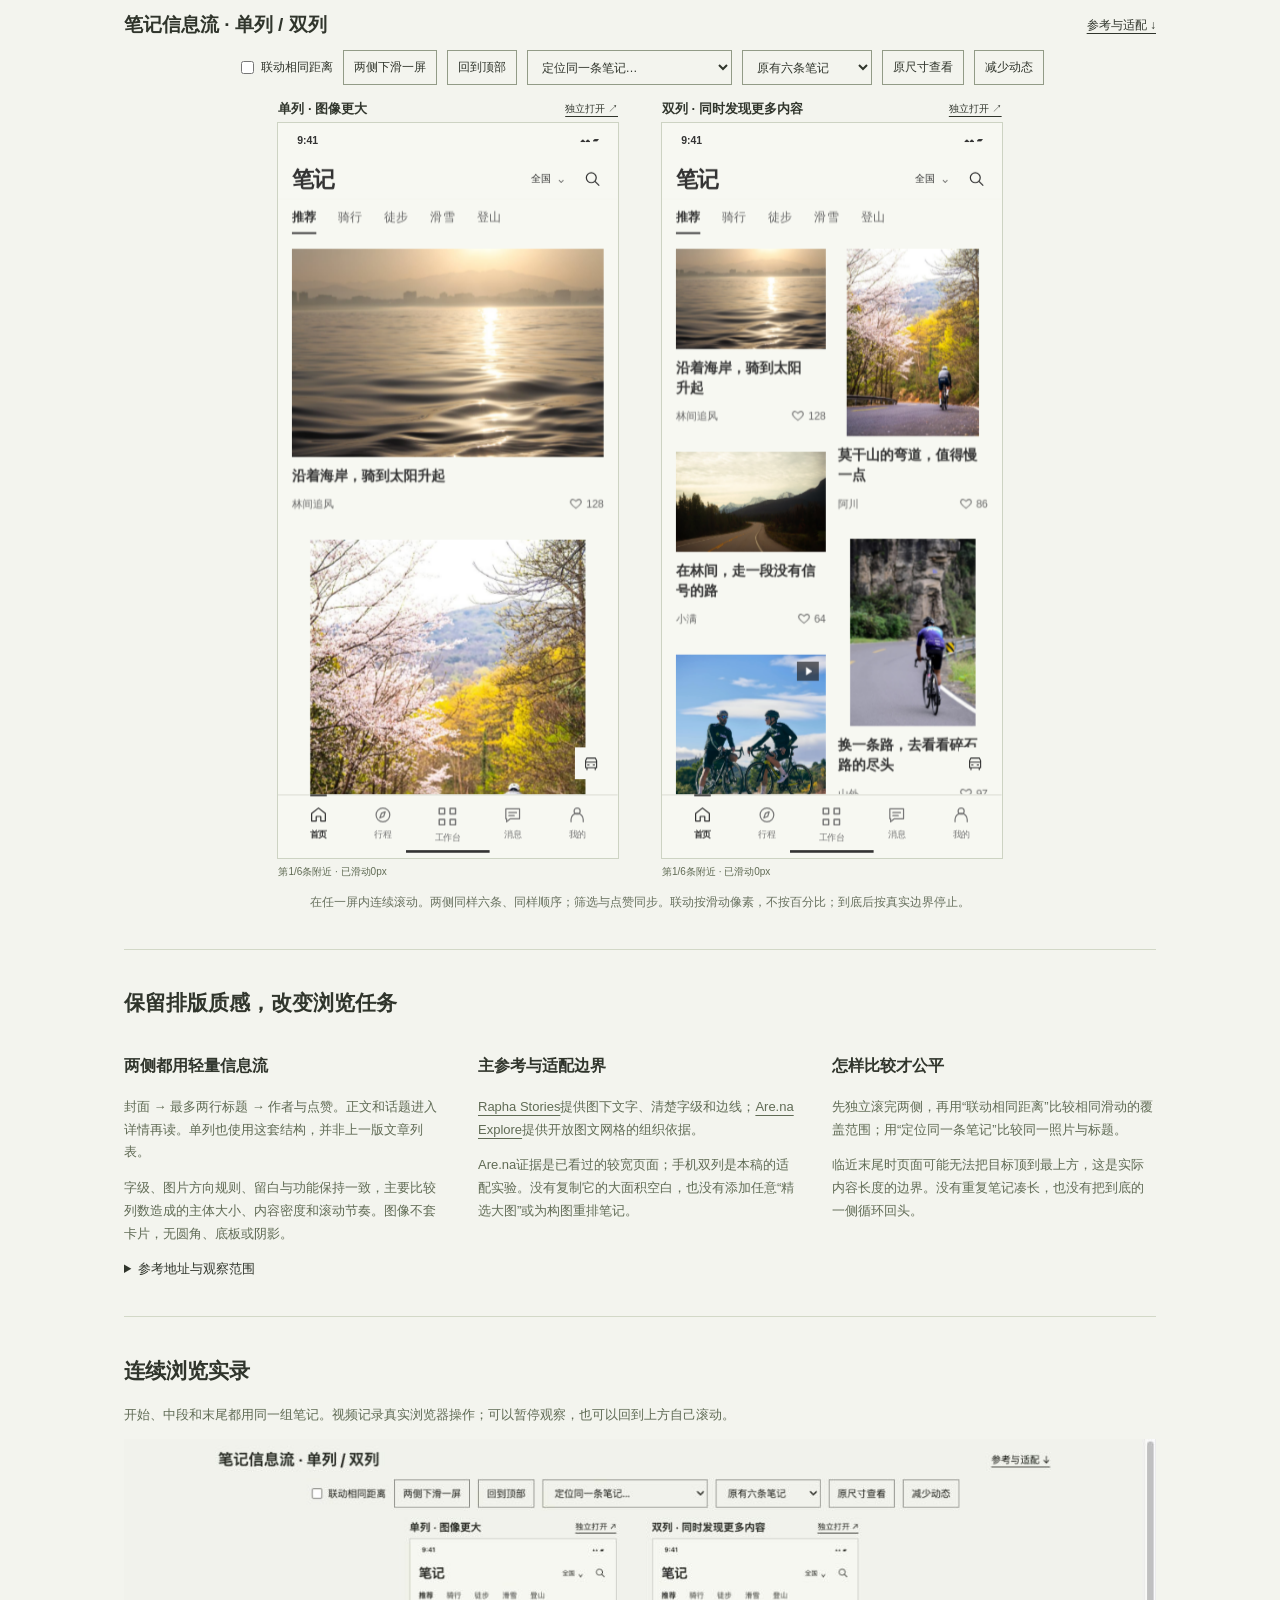
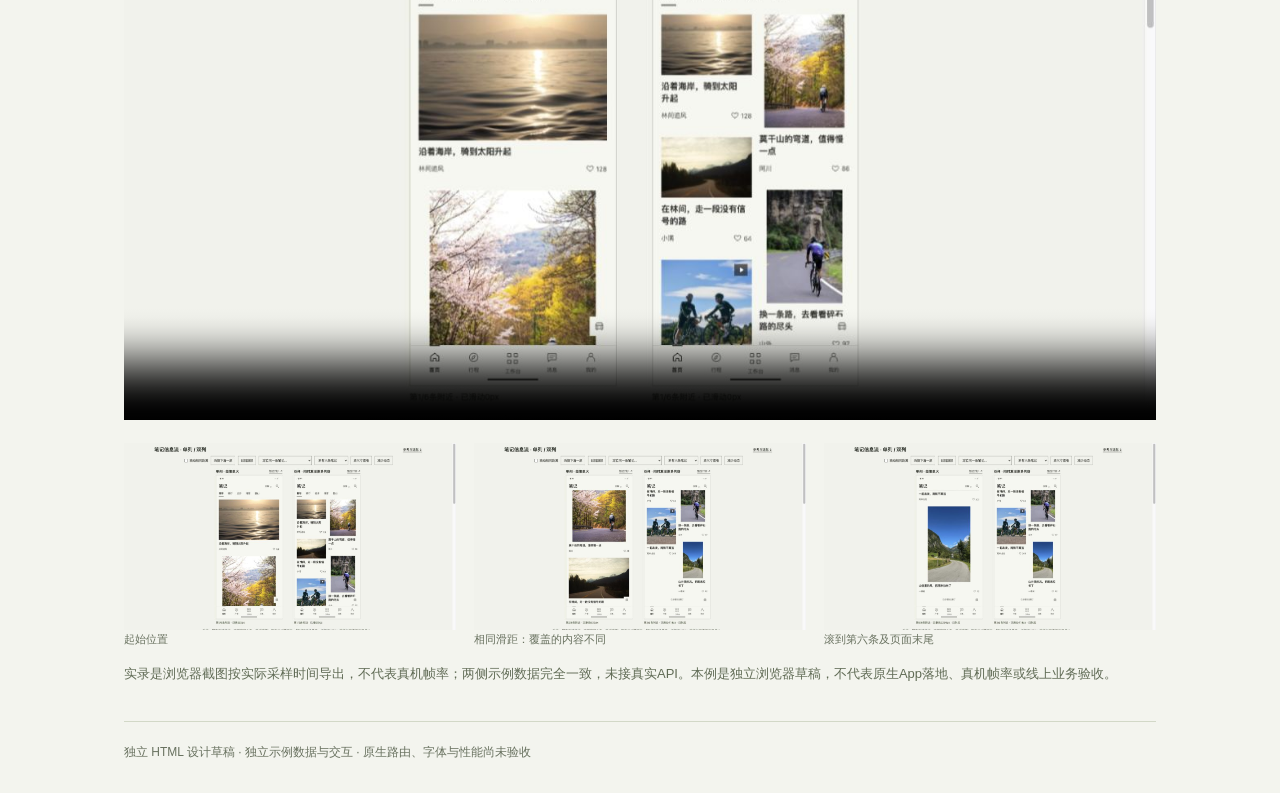
<file: examples/note-feed-columns/index.html>
<!doctype html><html lang="zh-CN"><head><meta charset="utf-8"><meta name="viewport" content="width=device-width,initial-scale=1"><title>公开笔记流 · 单列与双列连续对照</title><link rel="stylesheet" href="board.css?v=2"></head><body>
<header><h1>笔记信息流 · 单列 / 双列</h1><a href="#basis">参考与适配 ↓</a></header>
<main><div class="toolbar" aria-label="比较控制"><label class="link-scroll"><input id="linked" type="checkbox"> 联动相同距离</label><button id="step">两侧下滑一屏</button><button id="top">回到顶部</button><label class="seek-label"><span class="sr-only">定位同一条笔记</span><select id="seek"><option value="">定位同一条笔记…</option></select></label><label class="fixture-label"><span class="sr-only">内容样例</span><select id="fixture"><option value="default">原有六条笔记</option><option value="long">长标题与长作者</option></select></label><button id="actual-size" aria-pressed="false">原尺寸查看</button><button id="reduce" aria-pressed="false">减少动态</button></div>
<section id="comparison" class="stage" aria-label="相同笔记的两种布局">
<article><div class="caption"><h2>单列 · 图像更大</h2><a id="single-link" href="screen.html?layout=single" target="_blank">独立打开 ↗</a></div><div class="phone"><iframe id="single" src="screen.html?layout=single" title="单列笔记信息流"></iframe></div><p id="single-status" class="position">正在载入…</p></article>
<article><div class="caption"><h2>双列 · 同时发现更多内容</h2><a id="double-link" href="screen.html?layout=double" target="_blank">独立打开 ↗</a></div><div class="phone"><iframe id="double" src="screen.html?layout=double" title="双列笔记信息流"></iframe></div><p id="double-status" class="position">正在载入…</p></article>
</section>
<p id="hint" class="hint">在任一屏内连续滚动。两侧同样六条、同样顺序；筛选与点赞同步。联动按滑动像素，不按百分比；到底后按真实边界停止。</p>
<section id="basis" class="basis"><h2>保留排版质感，改变浏览任务</h2><div class="explain"><article><h3>两侧都用轻量信息流</h3><p>封面 → 最多两行标题 → 作者与点赞。正文和话题进入详情再读。单列也使用这套结构，并非上一版文章列表。</p><p>字级、图片方向规则、留白与功能保持一致，主要比较列数造成的主体大小、内容密度和滚动节奏。图像不套卡片，无圆角、底板或阴影。</p></article><article><h3>主参考与适配边界</h3><p><a href="https://www.rapha.cc/gb/en/journal" target="_blank" rel="noreferrer">Rapha Stories</a>提供图下文字、清楚字级和边线；<a href="https://www.are.na/explore" target="_blank" rel="noreferrer">Are.na Explore</a>提供开放图文网格的组织依据。</p><p>Are.na证据是已看过的较宽页面；手机双列是本稿的适配实验。没有复制它的大面积空白，也没有添加任意“精选大图”或为构图重排笔记。</p></article><article><h3>怎样比较才公平</h3><p>先独立滚完两侧，再用“联动相同距离”比较相同滑动的覆盖范围；用“定位同一条笔记”比较同一照片与标题。</p><p>临近末尾时页面可能无法把目标顶到最上方，这是实际内容长度的边界。没有重复笔记凑长，也没有把到底的一侧循环回头。</p></article></div><details><summary>参考地址与观察范围</summary><p>Rapha：实际查看手机首屏与连续条目，学习字级、图下文字及边界。Are.na：已查看较宽页面的开放网格，不将其称为手机双列原作。仅链接原站，不随本仓库分发原站截图、视频或品牌字体。</p><p><a href="https://www.rapha.cc/gb/en/journal" target="_blank" rel="noreferrer">Rapha Stories</a> · <a href="https://www.are.na/explore" target="_blank" rel="noreferrer">Are.na Explore</a></p></details></section>
<section id="walkthrough"><h2>连续浏览实录</h2><p>开始、中段和末尾都用同一组笔记。视频记录真实浏览器操作；可以暂停观察，也可以回到上方自己滚动。</p><video controls playsinline preload="metadata" src="assets/continuous-compare.mp4" poster="assets/comparison-start.jpg"></video><div class="checkpoints"><figure><img src="assets/comparison-start.jpg" alt="单列双列起始位置实际截图"><figcaption>起始位置</figcaption></figure><figure><img src="assets/comparison-middle.jpg" alt="两侧相同滑动后的实际截图"><figcaption>相同滑距：覆盖的内容不同</figcaption></figure><figure><img src="assets/comparison-end.jpg" alt="两侧滚到末尾的实际截图"><figcaption>滚到第六条及页面末尾</figcaption></figure></div><p class="small">实录是浏览器截图按实际采样时间导出，不代表真机帧率；两侧示例数据完全一致，未接真实API。本例是独立浏览器草稿，不代表原生App落地、真机帧率或线上业务验收。</p></section>
<footer>独立 HTML 设计草稿 · 独立示例数据与交互 · 原生路由、字体与性能尚未验收</footer>
</main><script src="notes.js"></script><script src="board.js"></script></body></html>
</file>
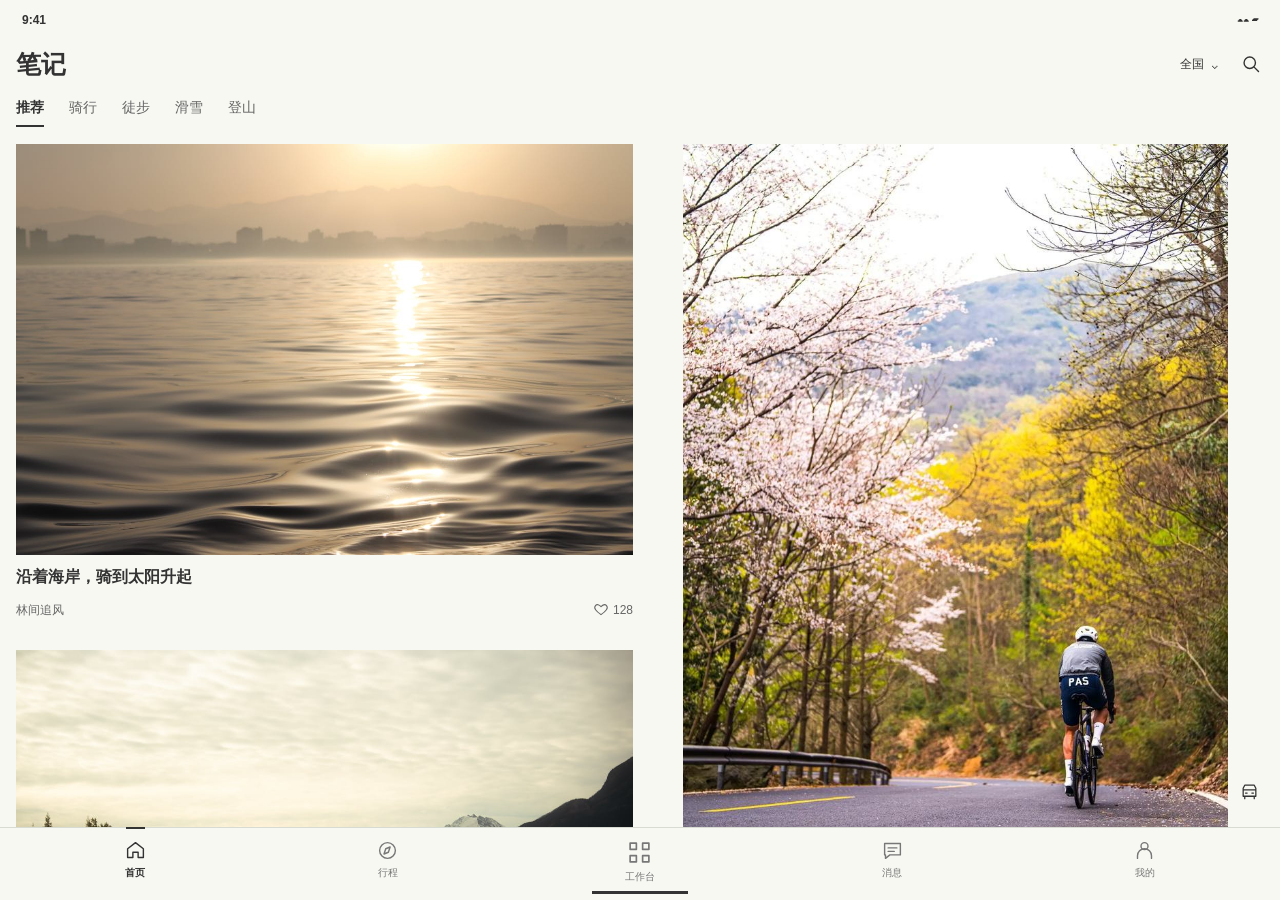
<file: examples/note-feed-columns/screen.html>
<!doctype html>
<html lang="zh-CN"><head><meta charset="utf-8"><meta name="viewport" content="width=device-width,initial-scale=1,viewport-fit=cover"><title>笔记 · 轻量浏览稿</title><link rel="stylesheet" href="screen.css"></head><body>
<div id="app"><div class="status"><span>9:41</span><span aria-hidden="true">▴▴  ▰</span></div><div id="list-page"><header class="page-head"><h1>笔记</h1><button class="region" data-action="region" aria-label="选择地区">全国 <span>⌄</span></button><button class="icon-button" data-action="search" aria-label="搜索笔记"></button></header><main id="feed" tabindex="-1"><div class="catalog-head"><nav class="categories" aria-label="运动分类"></nav></div><div id="feed-content"></div><p class="end">已经看到这里了</p></main><button class="rent-entry" data-action="rent" aria-label="租车入口"></button><nav class="bottom-nav" aria-label="主导航"></nav></div><section id="detail" hidden aria-label="笔记详情"></section><div id="flight" hidden aria-hidden="true"></div><div id="edge" hidden aria-hidden="true"></div><dialog id="panel"><div class="panel-top"><h2></h2><button class="icon-button" data-action="close-panel" aria-label="关闭面板">×</button></div><div class="panel-body"></div></dialog><div id="toast" role="status" aria-live="polite"></div><div class="home-indicator" aria-hidden="true"></div></div><script src="notes.js"></script><script src="screen.js"></script></body></html>
</file>
<file: examples/note-feed-columns/board.css>
*{box-sizing:border-box}html{scroll-behavior:smooth}body{margin:0;background:#f3f4ee;color:#30352c;font:14px/1.75 -apple-system,BlinkMacSystemFont,sans-serif}header,main{max-width:1080px;margin:auto;padding-left:24px;padding-right:24px}header{display:flex;justify-content:space-between;align-items:center;gap:20px;padding-top:10px;padding-bottom:10px}h1{font-size:19px;line-height:30px;font-weight:650;margin:0}a{color:inherit;text-underline-offset:4px}header>a{font-size:12px}.toolbar{display:flex;align-items:center;justify-content:center;gap:10px;flex-wrap:wrap;margin:0 0 9px;font-size:12px}.toolbar button,.toolbar select{height:35px;border:1px solid #929b87;background:transparent;border-radius:0;color:inherit;font:inherit;padding:0 10px;cursor:pointer}.toolbar button[aria-pressed=true]{background:#394131;color:white}.toolbar :disabled{opacity:.45;cursor:default}.link-scroll{display:flex;align-items:center;gap:4px;white-space:nowrap}.link-scroll input{accent-color:#394131}.seek-label select{width:205px;max-width:100%}.fixture-label select{width:130px}.stage{display:flex;justify-content:center;gap:44px}.stage>article{width:var(--phone-width,300px);min-width:0}.caption{display:flex;align-items:center;justify-content:space-between;gap:10px;height:29px;font-size:10px;white-space:nowrap}.caption h2{font-size:13px;line-height:20px;margin:0;font-weight:600}.caption a{font-size:10px}.phone{width:100%;aspect-ratio:390/844;position:relative;overflow:hidden;outline:1px solid #cdd3c3;outline-offset:0;background:#f7f8f2}.phone iframe{display:block;position:absolute;left:0;top:0;width:390px;height:844px;border:0;transform:scale(var(--scale,1));transform-origin:top left}.position{margin:4px 0 0;font-size:10px;line-height:19px;color:#616c55;white-space:nowrap;overflow:hidden;text-overflow:ellipsis}.hint{font-size:12px;line-height:1.8;color:#68715f;text-align:center;margin:11px auto 0;max-width:900px}.basis,#walkthrough{border-top:1px solid #d2d8c7;margin-top:35px;padding-top:20px}h2{font-size:21px;line-height:1.5;font-weight:600}h3{font-size:16px;font-weight:600}.explain{display:grid;grid-template-columns:repeat(3,1fr);gap:30px}.explain p{font-size:13px;color:#606b55}.references{display:grid;grid-template-columns:1fr 1fr;gap:30px;margin-top:20px}.references figure{margin:0}.references img{width:100%;max-height:580px;object-fit:contain;object-position:top;display:block}.references figcaption{font-size:12px;color:#68715f}.references details{margin-top:20px}summary{font-size:13px;cursor:pointer}#walkthrough>p{font-size:13px;color:#606b55}video{display:block;width:100%;max-height:740px;background:#ecefe3}.checkpoints{display:grid;grid-template-columns:repeat(3,1fr);gap:18px;margin-top:23px}.checkpoints figure{margin:0}.checkpoints img{width:100%;display:block}.checkpoints figcaption{font-size:11px;color:#68715f}.small{font-size:12px;line-height:1.8}footer{font-size:12px;color:#68715f;border-top:1px solid #d2d8c7;margin-top:35px;padding:20px 0 30px}.sr-only{position:absolute;width:1px;height:1px;overflow:hidden;clip:rect(0,0,0,0);white-space:nowrap}@media(max-width:700px){header,main{padding-left:12px;padding-right:12px}.stage{gap:16px}.toolbar{justify-content:flex-start;gap:8px}h1{font-size:17px}.caption{height:46px;align-items:flex-start;justify-content:center;flex-direction:column;gap:0}.caption h2{font-size:12px}.caption a{font-size:10px}.explain,.references{grid-template-columns:1fr}.position{font-size:10px}.checkpoints{grid-template-columns:1fr}.hint{text-align:left}.seek-label select{width:190px}}@media(prefers-reduced-motion:reduce){html{scroll-behavior:auto}}
</file>
<file: examples/note-feed-columns/screen.css>
:root{--paper:#f7f8f2;--ink:#333;--body:#666;--muted:#777;--line:#d8dbd1;--button:#454545;--accent:#dfff37;--soft:#eceee5}*{box-sizing:border-box}html,body{height:100%;margin:0;overflow:hidden}body{font-family:-apple-system,BlinkMacSystemFont,"PingFang SC",sans-serif;background:var(--paper);color:var(--ink);-webkit-tap-highlight-color:transparent}button,input,select{font:inherit;color:inherit}button{cursor:pointer;border:0;background:none;padding:0;touch-action:manipulation;border-radius:0}button:active{opacity:.65}button:focus-visible,select:focus-visible,input:focus-visible{outline:2px solid var(--ink);outline-offset:3px}svg{display:block;width:21px;height:21px;fill:none;stroke:currentColor;stroke-width:1.6;stroke-linecap:round;stroke-linejoin:round}#app{position:relative;height:100%;overflow:hidden;perspective:1000px;isolation:isolate}.status{height:40px;position:absolute;top:0;left:0;right:0;z-index:60;display:flex;justify-content:space-between;align-items:center;padding:8px 22px;font-size:12px;font-weight:600;background:var(--paper)}#list-page{position:absolute;inset:40px 0 0;display:flex;flex-direction:column;transform-style:preserve-3d}.page-head{height:44px;flex-shrink:0;display:flex;justify-content:space-between;align-items:center;padding:0 16px;background:var(--paper);z-index:3}.region{height:40px;display:flex;align-items:center;gap:6px;font-size:13px}.region span{font-size:17px}.icon-button{width:40px;height:40px;display:grid;place-items:center;flex-shrink:0;font-size:27px}.page-head .icon-button{margin-right:-7px}#feed{flex:1;overflow:auto;overscroll-behavior:contain;scrollbar-width:none;touch-action:pan-y;outline:none;overflow-anchor:none;padding-bottom:20px}#feed::-webkit-scrollbar{display:none}.page-head{height:48px;gap:12px}.page-head h1{font-size:25px;font-weight:650;line-height:32px;margin:0 auto 0 0;letter-spacing:-.5px}.page-head .region{font-size:12px}.catalog-head{padding:0 16px 16px}.categories{display:flex;align-items:center;gap:25px;min-height:40px}.categories button{height:40px;font-size:14px;color:var(--body);position:relative;white-space:nowrap}.categories button[aria-pressed=true]{font-weight:600;color:var(--ink)}.categories button[aria-pressed=true]::after{content:"";position:absolute;left:0;right:0;bottom:1px;height:2px;background:var(--ink)}#feed-content{position:relative;margin:0 16px;padding:0;transform-style:preserve-3d;will-change:transform}.note{margin:0 0 24px;background:transparent;border:0;box-shadow:none;border-radius:0;min-width:0}body[data-layout=double] .note{margin:0}.cover-button{display:block;position:relative;width:100%;aspect-ratio:3/2;overflow:hidden;background:transparent;border-radius:0}.cover-button img{display:block;width:100%;height:100%;object-fit:cover;object-position:center;border-radius:0}.cover-button[data-shape=portrait]{aspect-ratio:4/5}.cover-button[data-shape=portrait] img{object-fit:contain}.note-body{padding-top:10px}.note-title{display:-webkit-box;-webkit-line-clamp:2;-webkit-box-orient:vertical;overflow:hidden;width:100%;text-align:left;font-size:16px;line-height:23px;font-weight:600;letter-spacing:0;margin:0;text-wrap:pretty}.meta{display:flex;justify-content:space-between;align-items:center;gap:6px;min-height:33px;margin-top:5px}.author{display:block;min-width:0;max-width:100%;font-size:12px;line-height:20px;color:var(--body);padding:6px 0;text-align:left}.author span{display:block;overflow:hidden;text-overflow:ellipsis;white-space:nowrap}.like{display:flex;align-items:center;gap:4px;padding:8px 0 8px 4px;font-size:12px;color:var(--body);flex-shrink:0}.like svg{width:16px;height:16px}.like[aria-pressed=true]{color:var(--ink)}.like[aria-pressed=true] svg{fill:var(--ink)}.topic{font-size:12px;line-height:21px;color:var(--body)}.video-badge{position:absolute;right:8px;top:8px;display:grid;place-items:center;width:25px;height:22px;background:#222a;color:white}.video-badge svg{width:12px;height:12px;fill:currentColor}.end{font-size:11px;text-align:center;color:var(--muted);margin:24px 0 10px}.bottom-nav{height:73px;flex-shrink:0;display:flex;align-items:flex-start;justify-content:space-around;border-top:1px solid var(--line);padding:12px 9px 15px;background:var(--paper);z-index:3}.bottom-nav button{display:flex;flex-direction:column;align-items:center;gap:5px;min-width:49px;font-size:10px;color:var(--muted);position:relative;padding:0 5px}.bottom-nav button[aria-current=page]{color:var(--ink);font-weight:600}.bottom-nav button[aria-current=page]::before{content:"";height:2px;width:19px;background:var(--ink);position:absolute;top:-13px}.nav-center svg{width:25px;height:25px}.rent-entry{position:absolute;right:13px;bottom:91px;display:grid;place-items:center;width:36px;height:36px;background:var(--paper);z-index:3}.rent-entry svg{width:19px;height:19px}.home-indicator{position:absolute;bottom:6px;left:calc(50% - 48px);width:96px;height:3px;background:var(--ink);z-index:70;pointer-events:none}#detail{position:absolute;inset:40px 0 0;background:var(--paper);z-index:10;overflow:hidden;will-change:opacity}#detail[hidden],#flight[hidden],#edge[hidden]{display:none}.detail-head{height:53px;display:flex;justify-content:space-between;align-items:center;padding:0 13px;background:var(--paper)}.detail-head strong{font-size:14px;font-weight:500}.detail-scroll{position:absolute;inset:53px 0 65px;overflow:auto;scrollbar-width:none;overscroll-behavior:contain}.detail-cover{width:100%;aspect-ratio:3/2;background:transparent;position:relative}.detail-cover[data-shape=portrait]{aspect-ratio:4/5}.detail-cover[data-shape=portrait] img{object-fit:contain;object-position:center}.detail-cover img{width:100%;height:100%;object-fit:cover;display:block;object-position:center}.detail-copy{padding:24px 20px 50px}.detail-copy h2{font-size:25px;line-height:1.45;font-weight:600;margin:20px 0 10px}.detail-copy p{font-size:15px;line-height:1.95;color:var(--body);margin:22px 0}.detail-copy .caption{font-size:11px;color:var(--muted)}.detail-bottom{position:absolute;bottom:0;left:0;right:0;height:65px;display:flex;gap:15px;align-items:center;padding:8px 20px 17px;border-top:1px solid var(--line);background:var(--paper)}.detail-bottom .comment{flex:1;text-align:left;padding:9px 0;border-bottom:1px solid #aab0a0;font-size:12px;color:var(--body)}.detail-bottom .icon-button{width:30px;height:35px}#flight{position:absolute;inset:0;z-index:35;pointer-events:none;perspective:1000px;transform-style:preserve-3d}.flying-image{position:absolute;transform-style:preserve-3d;transform-origin:center}.sheet-front,.sheet-back{position:absolute;inset:0;backface-visibility:hidden}.sheet-front{background:var(--paper)}.sheet-front img{width:100%;height:100%;object-fit:cover;object-position:center;display:block}.sheet-back{background:var(--paper);transform:rotateX(180deg)}#edge{position:absolute;left:0;top:100px;bottom:70px;width:17px;z-index:40;touch-action:none}dialog{position:absolute;inset:0;margin:0;padding:0;width:100%;max-width:100%;height:100%;max-height:100%;border:0;border-radius:0;background:var(--paper);color:var(--ink);overflow:hidden;z-index:65}dialog::backdrop{background:#1d251d40}.panel-top{display:flex;justify-content:space-between;align-items:center;padding:44px 16px 12px;border-bottom:1px solid var(--line)}.panel-top h2{font-size:20px;font-weight:600;margin:0}.panel-body{padding:24px 20px;height:calc(100% - 100px);overflow:auto}.panel-body input{width:100%;padding:13px;border:1px solid #969b90;border-radius:0;background:transparent;color:var(--ink);font-size:15px}.region-options{display:flex;flex-direction:column}.region-options button{font-size:15px;text-align:left;padding:17px 0;border-bottom:1px solid var(--line)}.region-options button[aria-pressed=true]{font-weight:650}.region-options button[aria-pressed=true]::after{content:"✓";float:right}.search-result{display:flex;width:100%;gap:15px;align-items:center;padding:17px 0;text-align:left;border-bottom:1px solid var(--line);font-size:14px}.search-result img{width:66px;height:66px;object-fit:cover}.search-result span{line-height:1.7}.panel-body small{color:var(--muted)}.profile-preview{text-align:center;padding-top:35px}.profile-preview img{display:block;width:86px;height:86px;margin:0 auto 24px}.profile-preview h3{font-size:24px;font-weight:600}.profile-preview p{font-size:14px;line-height:1.8;color:var(--body)}.primary,.empty button{background:var(--button);color:var(--accent);padding:12px 20px;min-width:120px;font-size:13px}.empty{min-height:230px;display:flex;flex-direction:column;align-items:center;justify-content:center;gap:18px;font-size:14px;color:var(--body)}.empty svg{width:30px;height:30px;color:var(--muted)}#toast{position:absolute;left:50%;bottom:110px;transform:translate(-50%,10px);background:#181f26e8;color:var(--accent);padding:11px 15px;opacity:0;pointer-events:none;z-index:90;font-size:12px;white-space:nowrap;transition:opacity .15s,transform .15s}#toast.visible{opacity:1;transform:translate(-50%,0)}@media(prefers-reduced-motion:reduce){*,*::before,*::after{scroll-behavior:auto!important;transition:none!important}}
</file>
